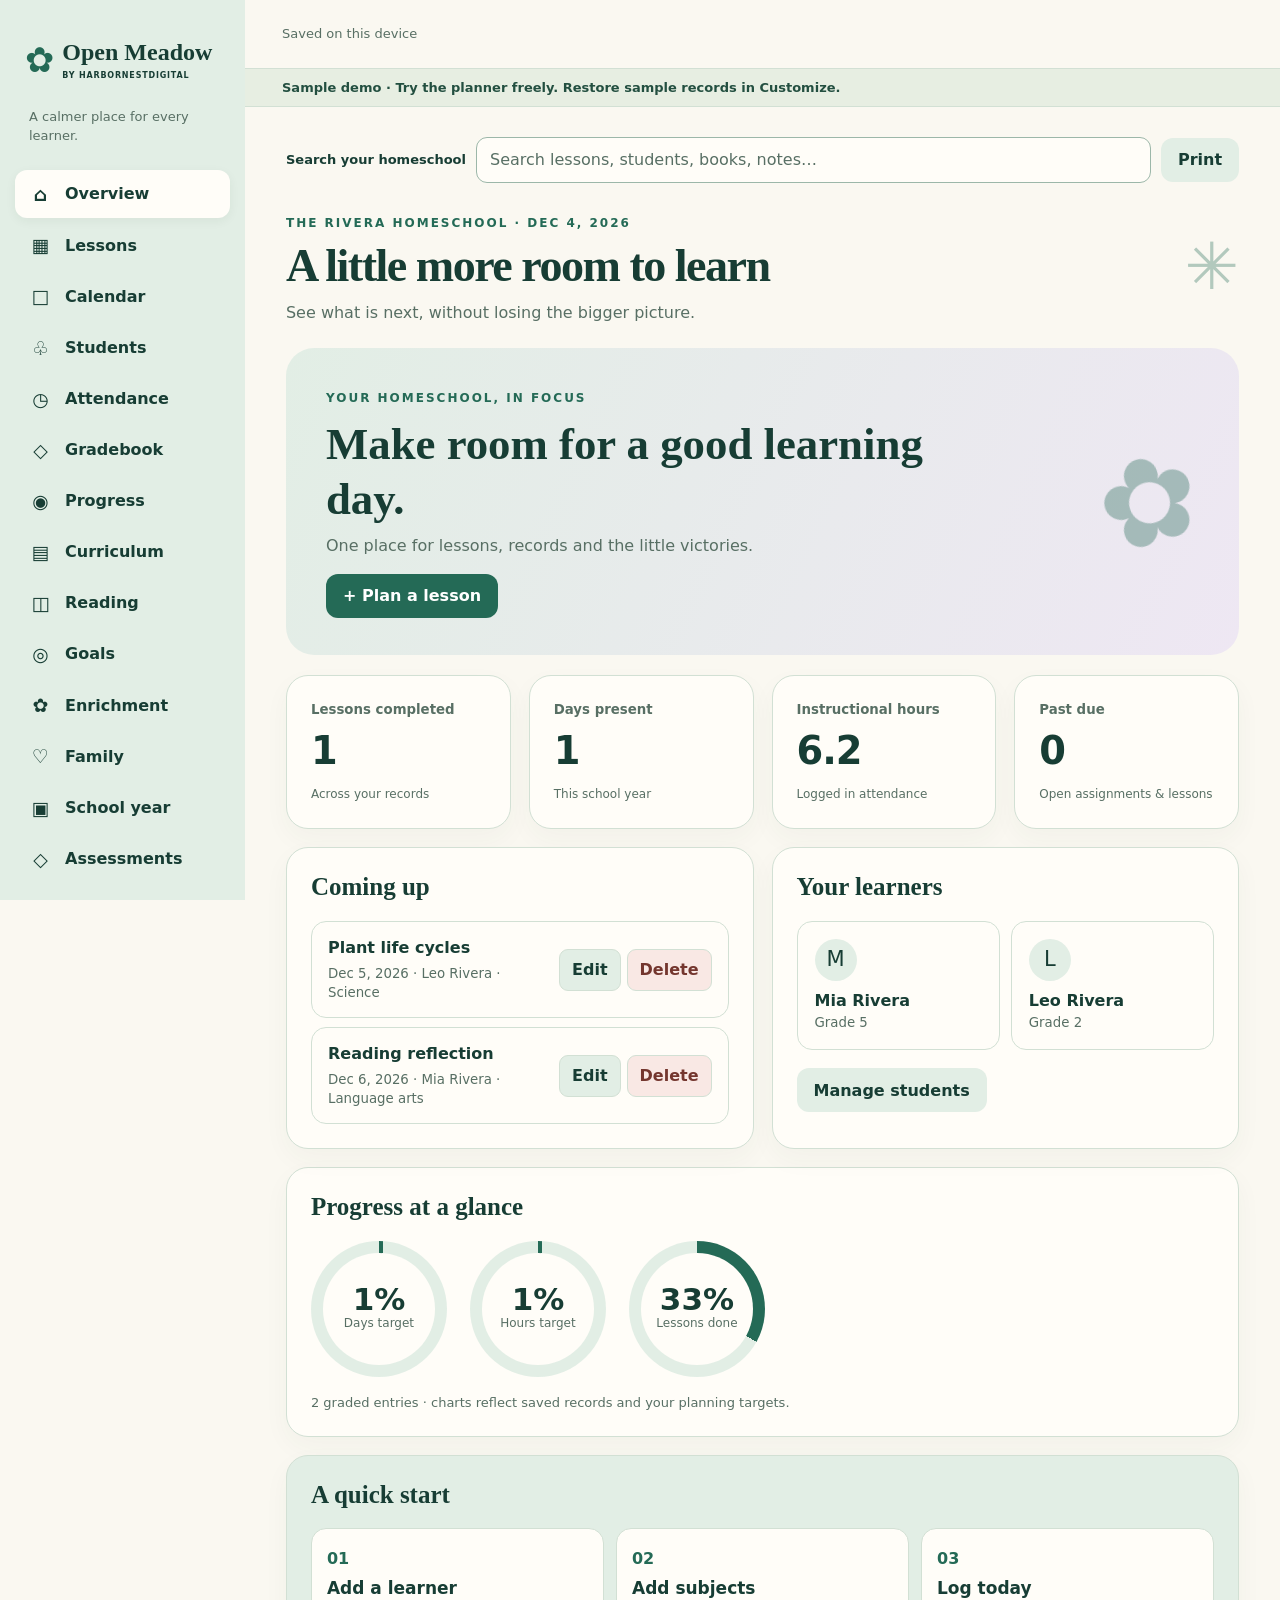
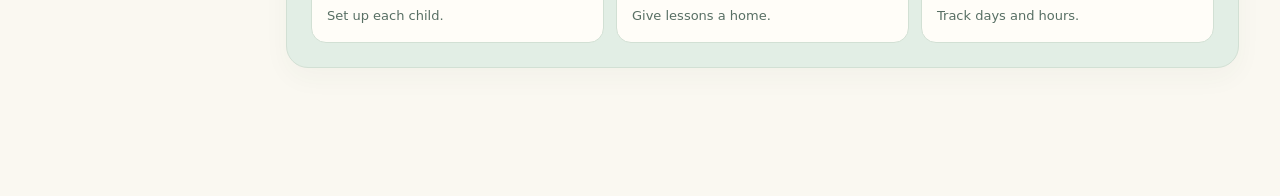
<file: index.html>
<!doctype html>
<html lang="en"><head><meta charset="utf-8"><meta name="viewport" content="width=device-width,initial-scale=1"><meta name="theme-color" content="#e2eee5"><meta name="description" content="Open Meadow, a private homeschool planning and record keeping app by HarborNestDigital."><link rel="icon" href="./icon-192.png"><link rel="apple-touch-icon" href="./icon-192.png"><link rel="manifest" href="./manifest.webmanifest"><link rel="stylesheet" href="./style.css"><title>Open Meadow · HarborNestDigital</title></head><body>
<div id="app"><div class="loading" role="status">Opening Open Meadow…</div></div>
<dialog id="mobileSections" aria-labelledby="moreTitle"><div class="dialog-head"><h2 id="moreTitle">Explore the planner</h2><button class="icon-button" type="button" data-close-menu aria-label="Close menu">×</button></div><nav class="menu-grid" aria-label="All planner sections">
<section><h3>Plan & learn</h3><button data-view="dashboard">Overview</button><button data-view="planner">Lessons</button><button data-view="calendar">Calendar</button><button data-view="assignments">Assignments</button><button data-view="year">School year</button><button data-view="family">Family events</button></section>
<section><h3>Track progress</h3><button data-view="students">Students & subjects</button><button data-view="attendance">Attendance</button><button data-view="gradebook">Gradebook</button><button data-view="progress">Student progress</button><button data-view="assessments">Assessments</button><button data-view="curriculum">Curriculum</button></section>
<section><h3>Grow & remember</h3><button data-view="reading">Reading</button><button data-view="goals">Goals</button><button data-view="projects">Projects & awards</button><button data-view="enrichment">Enrichment & portfolio</button></section>
<section><h3>Organize</h3><button data-view="compliance">Records & hours</button><button data-view="budget">Budget</button><button data-view="reports">Reports</button><button data-view="library">Notes & resources</button><button data-view="settings">Customize & backup</button></section></nav></dialog>
<dialog id="editor" aria-labelledby="dialogTitle"><form id="recordForm"><div class="dialog-head"><div><span class="eyebrow">OPEN MEADOW</span><h2 id="dialogTitle">Add a record</h2></div><button class="icon-button" type="button" id="closeDialog" aria-label="Close dialog">×</button></div><div id="formFields"></div><div class="dialog-actions"><button class="button primary" type="submit">Save record</button><button class="button secondary" type="button" id="cancelDialog">Cancel</button></div></form></dialog>
<input id="backupInput" type="file" accept=".json,application/json" hidden><script src="./app.js" defer></script></body></html>
</file>
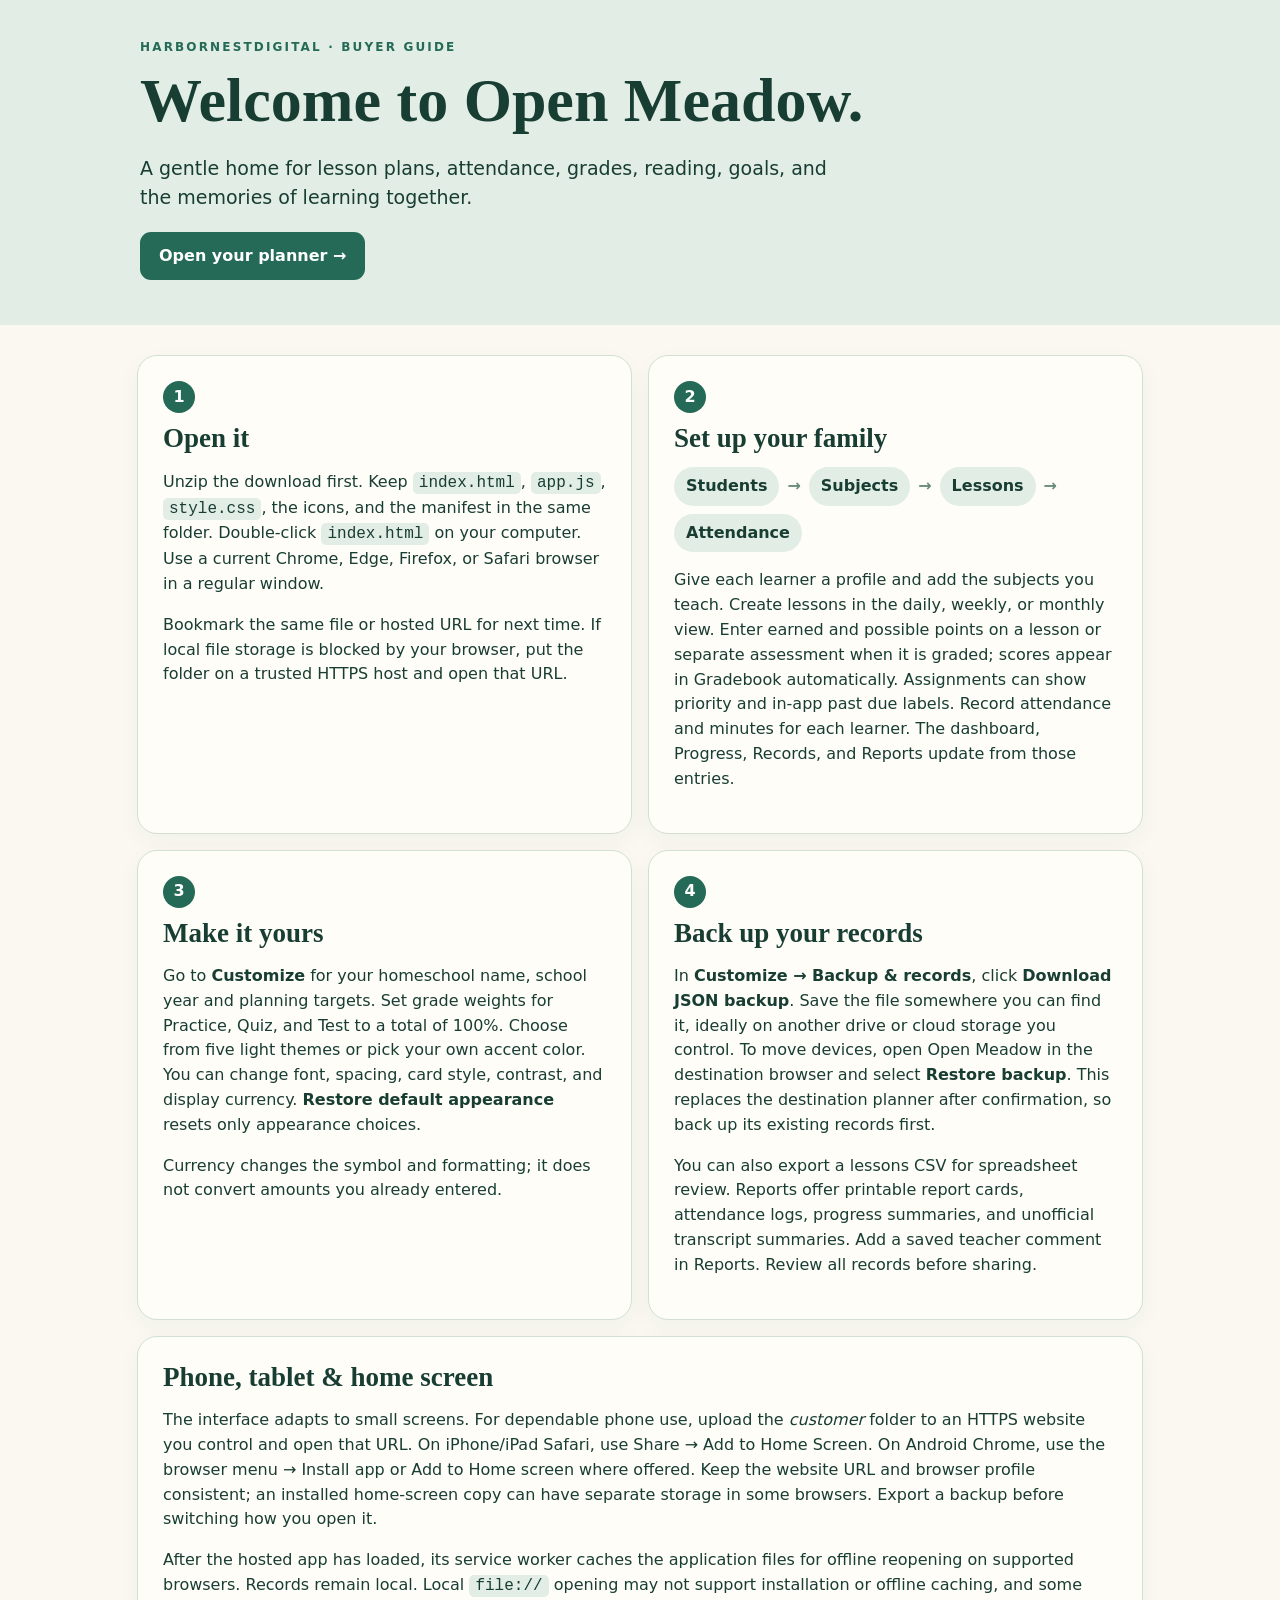
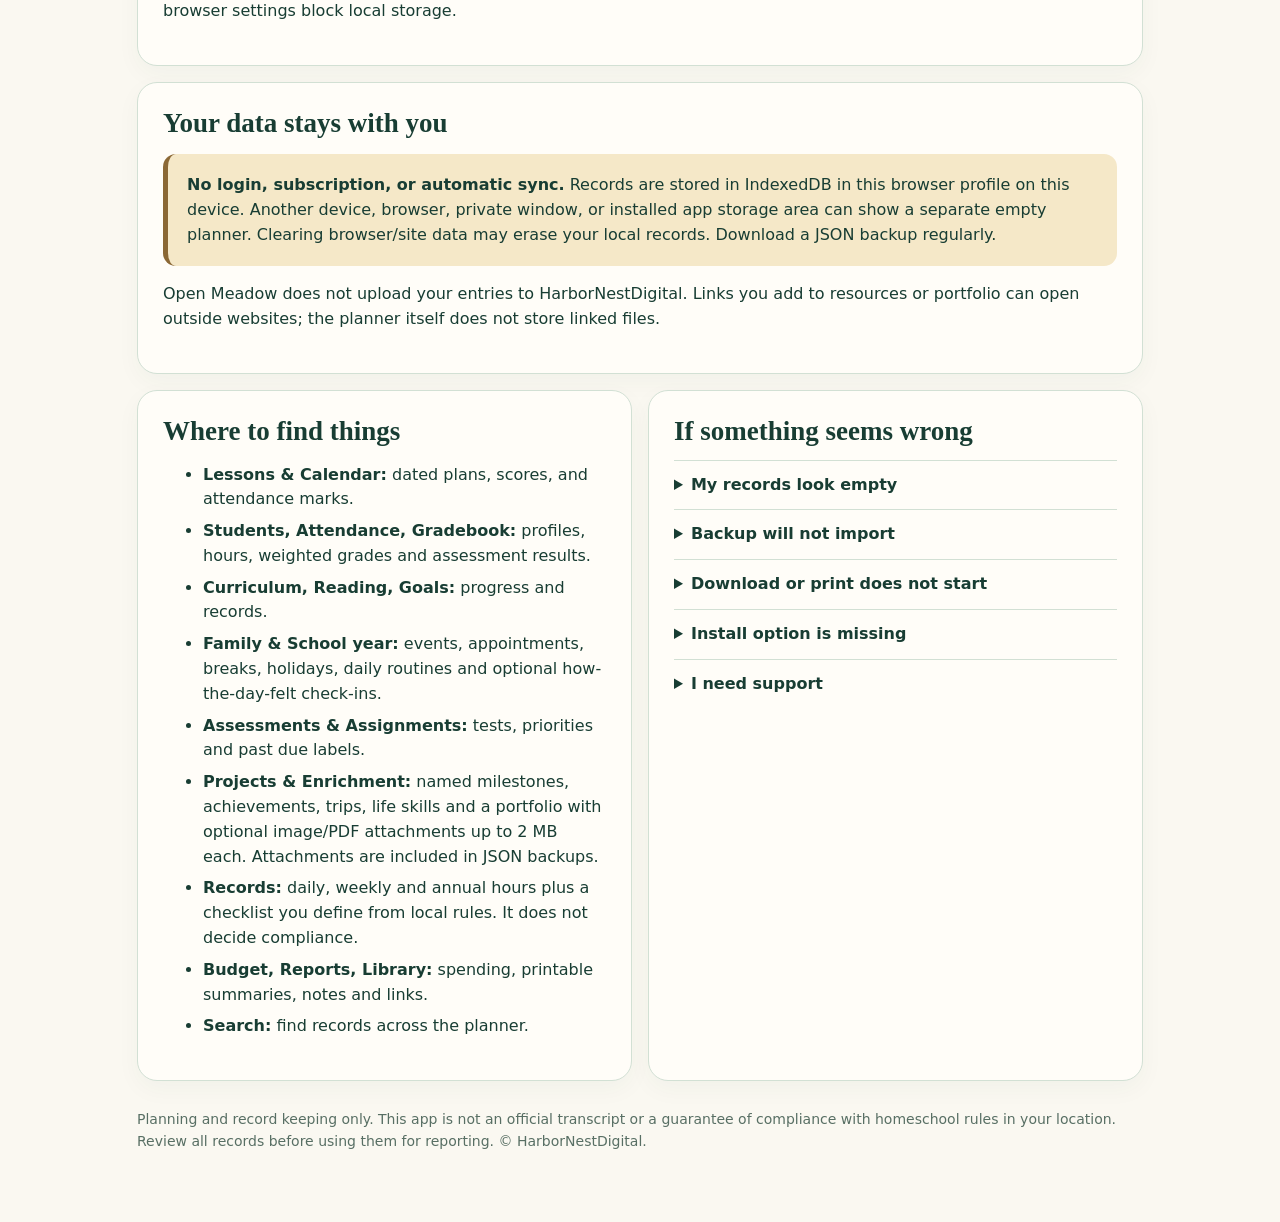
<file: README.html>
<!doctype html><html lang="en"><head><meta charset="utf-8"><meta name="viewport" content="width=device-width,initial-scale=1"><title>Start here · Open Meadow</title><style>
:root{font-family:system-ui,-apple-system,'Segoe UI',sans-serif;color:#183d33;background:#faf8f1;line-height:1.55}*{box-sizing:border-box}body{margin:0}header{background:#e2eee5;padding:38px max(22px,calc((100vw - 1000px)/2)) 45px}h1,h2{font-family:Georgia,serif;line-height:1.13}h1{font-size:clamp(38px,6vw,62px);margin:8px 0}h2{font-size:27px;margin:0 0 13px}.eyebrow{font-size:12px;font-weight:800;letter-spacing:.18em;color:#246a56}.lead{font-size:19px;max-width:700px}.wrap{max-width:1050px;margin:auto;padding:30px 22px 70px}.grid{display:grid;grid-template-columns:repeat(2,minmax(0,1fr));gap:16px}.panel{background:#fffdf8;border:1px solid #d2e0d4;border-radius:20px;padding:25px;box-shadow:0 8px 25px #2343350a}.panel.wide{grid-column:1/-1}.step{display:inline-grid;place-items:center;background:#246a56;color:white;border-radius:50%;width:32px;height:32px;font-weight:800;margin-bottom:10px}.button{display:inline-block;background:#246a56;color:white;padding:12px 19px;border-radius:11px;font-weight:800;text-decoration:none}.note{background:#f5e8c8;padding:19px;border-radius:13px;border-left:5px solid #8b6835}.path{font-family:ui-monospace,monospace;background:#e2eee5;padding:2px 6px;border-radius:5px;overflow-wrap:anywhere}.flows{display:flex;flex-wrap:wrap;gap:8px;align-items:center;font-weight:700}.flows span{background:#e2eee5;border-radius:50px;padding:7px 12px}.flows b{color:#688c77}li{margin:7px 0}details{border-top:1px solid #d2e0d4;padding:12px 0}summary{cursor:pointer;font-weight:700}footer{color:#586f64;margin-top:28px;font-size:14px}@media(max-width:700px){.grid{grid-template-columns:1fr}.panel.wide{grid-column:auto}header{padding:30px 22px}h1{font-size:41px}}
</style></head><body><header><div class="eyebrow">HARBORNESTDIGITAL · BUYER GUIDE</div><h1>Welcome to Open Meadow.</h1><p class="lead">A gentle home for lesson plans, attendance, grades, reading, goals, and the memories of learning together.</p><a class="button" href="./index.html">Open your planner →</a></header><main class="wrap"><div class="grid"><section class="panel"><div class="step">1</div><h2>Open it</h2><p>Unzip the download first. Keep <span class="path">index.html</span>, <span class="path">app.js</span>, <span class="path">style.css</span>, the icons, and the manifest in the same folder. Double-click <span class="path">index.html</span> on your computer. Use a current Chrome, Edge, Firefox, or Safari browser in a regular window.</p><p>Bookmark the same file or hosted URL for next time. If local file storage is blocked by your browser, put the folder on a trusted HTTPS host and open that URL.</p></section><section class="panel"><div class="step">2</div><h2>Set up your family</h2><div class="flows"><span>Students</span><b>→</b><span>Subjects</span><b>→</b><span>Lessons</span><b>→</b><span>Attendance</span></div><p>Give each learner a profile and add the subjects you teach. Create lessons in the daily, weekly, or monthly view. Enter earned and possible points on a lesson or separate assessment when it is graded; scores appear in Gradebook automatically. Assignments can show priority and in-app past due labels. Record attendance and minutes for each learner. The dashboard, Progress, Records, and Reports update from those entries.</p></section><section class="panel"><div class="step">3</div><h2>Make it yours</h2><p>Go to <strong>Customize</strong> for your homeschool name, school year and planning targets. Set grade weights for Practice, Quiz, and Test to a total of 100%. Choose from five light themes or pick your own accent color. You can change font, spacing, card style, contrast, and display currency. <strong>Restore default appearance</strong> resets only appearance choices.</p><p>Currency changes the symbol and formatting; it does not convert amounts you already entered.</p></section><section class="panel"><div class="step">4</div><h2>Back up your records</h2><p>In <strong>Customize → Backup & records</strong>, click <strong>Download JSON backup</strong>. Save the file somewhere you can find it, ideally on another drive or cloud storage you control. To move devices, open Open Meadow in the destination browser and select <strong>Restore backup</strong>. This replaces the destination planner after confirmation, so back up its existing records first.</p><p>You can also export a lessons CSV for spreadsheet review. Reports offer printable report cards, attendance logs, progress summaries, and unofficial transcript summaries. Add a saved teacher comment in Reports. Review all records before sharing.</p></section><section class="panel wide"><h2>Phone, tablet & home screen</h2><p>The interface adapts to small screens. For dependable phone use, upload the <em>customer</em> folder to an HTTPS website you control and open that URL. On iPhone/iPad Safari, use Share → Add to Home Screen. On Android Chrome, use the browser menu → Install app or Add to Home screen where offered. Keep the website URL and browser profile consistent; an installed home-screen copy can have separate storage in some browsers. Export a backup before switching how you open it.</p><p>After the hosted app has loaded, its service worker caches the application files for offline reopening on supported browsers. Records remain local. Local <span class="path">file://</span> opening may not support installation or offline caching, and some browser settings block local storage.</p></section><section class="panel wide"><h2>Your data stays with you</h2><p class="note"><strong>No login, subscription, or automatic sync.</strong> Records are stored in IndexedDB in this browser profile on this device. Another device, browser, private window, or installed app storage area can show a separate empty planner. Clearing browser/site data may erase your local records. Download a JSON backup regularly.</p><p>Open Meadow does not upload your entries to HarborNestDigital. Links you add to resources or portfolio can open outside websites; the planner itself does not store linked files.</p></section><section class="panel"><h2>Where to find things</h2><ul><li><strong>Lessons & Calendar:</strong> dated plans, scores, and attendance marks.</li><li><strong>Students, Attendance, Gradebook:</strong> profiles, hours, weighted grades and assessment results.</li><li><strong>Curriculum, Reading, Goals:</strong> progress and records.</li><li><strong>Family & School year:</strong> events, appointments, breaks, holidays, daily routines and optional how-the-day-felt check-ins.</li><li><strong>Assessments & Assignments:</strong> tests, priorities and past due labels.</li><li><strong>Projects & Enrichment:</strong> named milestones, achievements, trips, life skills and a portfolio with optional image/PDF attachments up to 2 MB each. Attachments are included in JSON backups.</li><li><strong>Records:</strong> daily, weekly and annual hours plus a checklist you define from local rules. It does not decide compliance.</li><li><strong>Budget, Reports, Library:</strong> spending, printable summaries, notes and links.</li><li><strong>Search:</strong> find records across the planner.</li></ul></section><section class="panel"><h2>If something seems wrong</h2><details><summary>My records look empty</summary><p>Check that you opened the same file or website in the same browser profile. Do not clear browser data. Restore your most recent JSON backup if you have one.</p></details><details><summary>Backup will not import</summary><p>Use an unedited Open Meadow JSON backup. It replaces all current records after confirmation. A CSV export is for spreadsheets and cannot be restored as a full backup.</p></details><details><summary>Download or print does not start</summary><p>Allow downloads or pop-ups for the site and try a regular browser window. For printing, use the browser print dialog and choose Save as PDF if desired.</p></details><details><summary>Install option is missing</summary><p>Open the planner from HTTPS in Safari or Chrome; local files do not qualify for browser installation. Browser menus and availability vary by version.</p></details><details><summary>I need support</summary><p>Contact HarborNestDigital through your Etsy order message with your browser and device details. Never send personal student records unless you choose to share them.</p></details></section></div><footer>Planning and record keeping only. This app is not an official transcript or a guarantee of compliance with homeschool rules in your location. Review all records before using them for reporting. © HarborNestDigital.</footer></main></body></html>
</file>
<file: style.css>
:root{--bg:#faf8f1;--paper:#fffdf8;--soft:#e2eee5;--accent:#246a56;--ink:#173d34;--muted:#586f64;--peach:#f4dfcf;--lilac:#eee7f3;--gold:#f5e8c8;--line:#d2e0d4;--pad:24px;--gap:18px;--radius:22px;--font:ui-sans-serif,system-ui,-apple-system,'Segoe UI',sans-serif;--focus:#143c30;--custom:#397b68;--custom-soft:#397b6824}
:root[data-theme=peach]{--bg:#fffaf5;--paper:#fffdf9;--soft:#f7e4d9;--accent:#85553f;--ink:#473429;--muted:#6d5a50;--line:#e9d7c8;--peach:#f5ddcf;--lilac:#f2e9ec;--gold:#f7e8cc;--focus:#493122}
:root[data-theme=lilac]{--bg:#fbf9ff;--paper:#fffefe;--soft:#eee7f5;--accent:#655188;--ink:#393151;--muted:#625d71;--line:#ded5ea;--peach:#f6e4df;--lilac:#e6ddf0;--gold:#f3ead0;--focus:#332347}
:root[data-theme=blue]{--bg:#f7fbfc;--paper:#fff;--soft:#e0eff1;--accent:#316a78;--ink:#254650;--muted:#5a727b;--line:#cfe1e5;--peach:#f4e5de;--lilac:#e9eaf2;--gold:#f5e9ca;--focus:#183e49}
:root[data-theme=sand]{--bg:#fbf8ef;--paper:#fffef8;--soft:#eae9d8;--accent:#705b3e;--ink:#433b2f;--muted:#6e675b;--line:#dddac8;--peach:#eee0d0;--lilac:#eee9e1;--gold:#f3e5ba;--focus:#42351e}
:root[data-theme=custom]{--bg:#faf9f4;--paper:#fff;--soft:var(--custom-soft);--accent:var(--custom);--ink:#18392e;--muted:#4e6559;--line:#d4e0d4;--focus:#173d32}
:root[data-font=serif]{--font:Georgia,'Times New Roman',serif}:root[data-font=rounded]{--font:'Trebuchet MS',Verdana,sans-serif}:root[data-density=compact]{--pad:15px;--gap:11px;--radius:15px}:root[data-density=spacious]{--pad:32px;--gap:26px;--radius:29px}:root[data-contrast=high]{--ink:#102c23;--muted:#294838;--accent:#13513e;--focus:#061d15}:root[data-theme=lilac][data-contrast=high]{--ink:#241932;--muted:#3b2d4b;--accent:#4d3272;--focus:#241932}:root[data-theme=peach][data-contrast=high]{--ink:#2b211b;--muted:#463025;--accent:#663820;--focus:#2b211b}:root[data-theme=blue][data-contrast=high]{--ink:#172b32;--muted:#2d444b;--accent:#1c5262;--focus:#102c36}:root[data-theme=sand][data-contrast=high]{--ink:#282117;--muted:#4b3f2c;--accent:#5e482a;--focus:#2d2317}
*{box-sizing:border-box}html{scroll-behavior:smooth}body{margin:0;background:var(--bg);color:var(--ink);font-family:var(--font);line-height:1.48}button,input,select,textarea{font:inherit}button{cursor:pointer;color:inherit}button:disabled{opacity:.5;cursor:default}:is(button,input,select,textarea,a):focus-visible{outline:3px solid var(--focus);outline-offset:3px;box-shadow:0 0 0 5px var(--paper)}a{color:var(--accent);font-weight:750;overflow-wrap:anywhere}.loading,.error-screen{padding:8vw;max-width:800px;margin:auto}
#app{display:grid;grid-template-columns:245px minmax(0,1fr);min-height:100vh}.sidebar{background:var(--soft);padding:27px 15px;display:flex;flex-direction:column;gap:12px}.brand{display:flex;align-items:center;gap:12px;padding:8px 10px}.brand-icon{font-size:35px;color:var(--accent)}.brand strong{display:block;font-family:Georgia,serif;font-size:24px;line-height:1}.brand small{display:block;font-size:10px;letter-spacing:2.2px;margin-top:6px;font-weight:800}.side-note{font-size:13px;color:var(--muted);padding:0 14px}.sidebar nav{display:grid;gap:3px}.nav-item{border:0;background:transparent;border-radius:12px;min-height:43px;text-align:left;padding:10px 13px;font-weight:700;display:flex;align-items:center;gap:12px}.nav-item span{font-size:19px;width:25px;text-align:center}.nav-item:hover,.nav-item.active{background:var(--paper);box-shadow:0 3px 11px #263f2d0e}.side-bottom{font-size:12px;color:var(--muted);margin:auto 10px 5px}.mobile-nav{display:none}.main-shell{min-width:0}.topbar{height:69px;border-bottom:1px solid var(--line);display:flex;align-items:center;justify-content:space-between;padding:0 37px;color:var(--muted);font-size:13px}.top-brand{font-family:Georgia,serif;color:var(--accent);font-size:20px;font-weight:bold;display:none}main{max-width:1500px;margin:0 auto;padding:30px clamp(18px,3.2vw,56px) 110px;min-width:0}.global-search{display:flex;gap:10px;align-items:center;margin-bottom:27px}.global-search label{font-size:13px;font-weight:800;white-space:nowrap}.global-search input{flex:1;min-width:0}.global-search input,.field input,.field select,.field textarea,.compact-select select{border:1px solid #9cb7a9;border-radius:11px;background:var(--paper);color:var(--ink);min-height:44px;padding:10px 13px;width:100%}.global-search input::placeholder{color:var(--muted)}.page-head{display:flex;justify-content:space-between;gap:20px;align-items:center;margin:0 0 24px}.eyebrow{font-size:12px;font-weight:900;letter-spacing:2px;text-transform:uppercase;color:var(--accent)}h1,h2,h3,p{margin-top:0}h1{font-family:Georgia,serif;font-size:clamp(32px,3.6vw,55px);letter-spacing:-1.5px;line-height:1.09;margin:7px 0 10px}h2{font-size:22px;line-height:1.22}h3{font-size:18px}.page-head p{color:var(--muted);margin:0}.page-mark{font-size:65px;color:var(--accent);opacity:.33}
.hero{background:linear-gradient(115deg,var(--soft),var(--lilac));border-radius:28px;padding:37px 40px;display:flex;align-items:center;justify-content:space-between;gap:20px;overflow:hidden;margin-bottom:20px}.hero h2{font-family:Georgia,serif;font-size:clamp(27px,3.5vw,49px);max-width:680px;margin:8px 0}.hero p{color:var(--muted);max-width:600px}.hero>span{font-size:120px;line-height:1;color:var(--accent);opacity:.36;transform:rotate(-18deg)}.button{border:0;border-radius:12px;padding:10px 17px;min-height:44px;font-weight:800;display:inline-flex;align-items:center;justify-content:center;gap:6px;text-decoration:none}.primary{background:var(--accent);color:#fff}.secondary{background:var(--soft);color:var(--ink)}.danger-button{background:#f8dfda;color:#7b2d24}.button:hover,.mini:hover,.icon-button:hover{filter:brightness(.96)}.stats{display:grid;grid-template-columns:repeat(4,minmax(0,1fr));gap:var(--gap);margin:0 0 var(--gap)}.stats.three{grid-template-columns:repeat(3,minmax(0,1fr))}.stats.two{grid-template-columns:repeat(2,minmax(0,1fr))}.stat{background:var(--paper);border:1px solid var(--line);border-radius:var(--radius);padding:var(--pad);min-width:0;box-shadow:0 10px 26px #274d390a}.stat small{display:block;color:var(--muted);font-weight:750}.stat strong{display:block;font-size:clamp(28px,3vw,43px);letter-spacing:-1px;line-height:1.12;margin:9px 0;overflow-wrap:anywhere}.stat span{font-size:12px;color:var(--muted)}.two-col{display:grid;grid-template-columns:repeat(2,minmax(0,1fr));gap:var(--gap);margin:var(--gap) 0}.card{background:var(--paper);border:1px solid var(--line);border-radius:var(--radius);padding:var(--pad);min-width:0;box-shadow:0 10px 27px #274d390a;margin-bottom:var(--gap)}.two-col .card{margin:0}.card h2{font-family:Georgia,serif;font-size:25px;margin-bottom:18px}.card h3{margin:22px 0 11px}.full{grid-column:1/-1}.soft-card{background:var(--soft)}:root[data-cards=outlined] .card,:root[data-cards=outlined] .stat{box-shadow:none;border:2px solid var(--accent)}.quick-grid{display:grid;grid-template-columns:repeat(3,minmax(0,1fr));gap:12px}.quick-grid button{border:1px solid var(--line);background:var(--paper);border-radius:15px;min-height:115px;padding:15px;text-align:left;color:var(--accent);font-weight:800}.quick-grid strong,.quick-grid span{display:block;color:var(--ink)}.quick-grid strong{font-size:17px;margin:5px 0}.quick-grid span{font-size:13px;color:var(--muted);font-weight:400}.student-cards{display:grid;grid-template-columns:repeat(auto-fit,minmax(140px,1fr));gap:11px;margin:8px 0 18px}.student-cards>div{border:1px solid var(--line);border-radius:15px;padding:17px}.student-cards strong,.student-cards small{display:block}.student-cards small{color:var(--muted)}.avatar{width:42px;height:42px;display:grid;place-items:center;background:var(--soft);border-radius:50%;font-size:21px;margin-bottom:8px}
.section-bar,.toolbar{display:flex;align-items:center;gap:10px;flex-wrap:wrap;margin:0 0 18px}.toolbar strong{min-width:150px;text-align:center}.icon-button{width:44px;height:44px;border:1px solid var(--line);background:var(--paper);border-radius:12px;font-size:28px;line-height:1}.compact-select{display:flex;align-items:center;gap:8px;font-weight:700;font-size:13px}.compact-select select{min-width:150px}.segments{margin-left:auto;display:flex;background:var(--soft);padding:4px;border-radius:12px}.segments button{border:0;background:transparent;padding:8px 13px;border-radius:9px;text-transform:capitalize}.segments button.active{background:var(--paper);font-weight:800}.records{display:grid;gap:9px}.record{border:1px solid var(--line);background:var(--paper);border-radius:15px;padding:14px 16px;display:flex;justify-content:space-between;gap:14px;align-items:center;min-width:0}.record-body{min-width:0;overflow-wrap:anywhere}.record-body strong{font-size:16px}.record-body small{display:block;color:var(--muted);margin-top:4px}.record-body p{margin:7px 0 0;color:var(--muted);white-space:pre-wrap}.record-top{display:flex;gap:10px;flex-wrap:wrap;align-items:center}.actions{display:flex;gap:6px;flex:none}.mini{border:1px solid var(--line);border-radius:9px;background:var(--soft);min-height:42px;padding:8px 12px;font-weight:750}.mini.danger{background:#f9e8e4;color:#74362e}.pill{display:inline-flex;border-radius:30px;background:var(--lilac);padding:4px 9px;font-size:12px;font-weight:800;margin:0 7px}.pill.done{background:var(--soft)}.subject-dot{display:inline-block;width:16px;height:16px;border-radius:50%;margin-right:12px}.empty{border:1px dashed var(--line);border-radius:16px;text-align:center;padding:26px;color:var(--muted)}.empty p{margin-bottom:12px}.help{font-size:13px;color:var(--muted);margin:16px 0 0;max-width:900px}.progress{height:12px;background:var(--soft);border-radius:30px;overflow:hidden;margin:13px 0 5px}.progress i{display:block;background:var(--accent);height:100%;border-radius:30px}.grade-grid{display:grid;grid-template-columns:repeat(auto-fit,minmax(190px,1fr));gap:10px}.grade-tile{border:1px solid var(--line);border-radius:14px;padding:15px}.grade-tile small,.grade-tile span{display:block;color:var(--muted)}.grade-tile strong{display:block;font-size:29px}.grade-chip{font-weight:900;color:var(--accent)}
.calendar{display:grid;grid-template-columns:repeat(7,minmax(0,1fr));gap:5px}.calendar>b{text-align:center;color:var(--muted);font-size:12px}.cal-day,.cal-empty{min-height:110px;border:1px solid var(--line);border-radius:11px;padding:9px;background:var(--paper);text-align:left;min-width:0}.cal-day.today{outline:2px solid var(--accent)}.cal-day strong{display:block}.cal-day small{display:block;color:var(--muted);font-size:11px;line-height:1.2}.cal-day i{color:var(--accent);font-size:10px}.cal-empty{background:var(--bg);border-style:dashed}
.report-sheet{background:var(--paper);border:1px solid var(--line);border-radius:var(--radius);padding:clamp(19px,4vw,55px);box-shadow:0 12px 25px #254e3909}.report-title{display:flex;justify-content:space-between;align-items:center;border-bottom:2px solid var(--accent);padding-bottom:14px}.report-title h2{font-family:Georgia,serif;font-size:38px;margin:5px 0}.report-title p{color:var(--muted);margin:0}.report-title>span{font-size:60px;color:var(--accent)}.report-metrics{display:grid;grid-template-columns:repeat(4,minmax(0,1fr));gap:10px;margin:25px 0}.report-metrics>div{padding:16px;background:var(--soft);border-radius:12px}.report-metrics small,.report-metrics span{display:block;color:var(--muted)}.report-metrics strong{display:block;font-size:25px}.report-sheet h3{margin:27px 0 10px}.report-row{display:grid;grid-template-columns:2fr 1fr 1fr .6fr;border-bottom:1px solid var(--line);padding:11px 6px;gap:5px}.report-row.head{font-weight:900;background:var(--soft)}.writing-lines{height:100px;background:repeating-linear-gradient(transparent 0 31px,var(--line) 32px,transparent 33px)}.report-comment small{color:var(--muted)}
.settings-grid{display:grid;grid-template-columns:repeat(auto-fit,minmax(145px,1fr));gap:11px}.field{display:grid;gap:7px;font-size:13px;font-weight:800;color:var(--ink);margin:13px 0}.field textarea{min-height:95px;resize:vertical}.theme-grid{display:grid;grid-template-columns:repeat(3,minmax(0,1fr));gap:7px}.theme-option{min-height:75px;border:2px solid transparent;border-radius:12px;background:var(--bg);font-weight:750;padding:8px}.theme-option.selected{border-color:var(--accent)}.theme-swatch{display:block;height:25px;border-radius:6px;background:#e2eee5;margin-bottom:4px}.theme-swatch.peach{background:#f7e4d9}.theme-swatch.lilac{background:#eee7f5}.theme-swatch.blue{background:#e0eff1}.theme-swatch.sand{background:#eae9d8}.theme-swatch.custom{background:var(--custom)}.settings-actions{display:flex;flex-wrap:wrap;gap:8px}.global-search .button{white-space:nowrap}
dialog{width:min(650px,calc(100vw - 20px));max-height:90dvh;overflow:auto;border:1px solid var(--line);border-radius:22px;background:var(--paper);color:var(--ink);padding:23px;box-shadow:0 30px 85px #123c3666}dialog::backdrop{background:#123c3480}.dialog-head{display:flex;justify-content:space-between;align-items:start}.dialog-head h2{font-family:Georgia,serif;font-size:29px;margin:5px 0}.dialog-actions{display:flex;gap:9px;margin-top:22px}#formFields{display:grid;grid-template-columns:repeat(2,minmax(0,1fr));gap:0 13px}#formFields .field:has(textarea){grid-column:1/-1}
@media(max-width:1100px){#app{grid-template-columns:205px minmax(0,1fr)}.sidebar{padding:15px 7px}.stats{grid-template-columns:repeat(2,minmax(0,1fr))}.report-metrics{grid-template-columns:repeat(2,minmax(0,1fr))}}
@media(max-width:760px){#app{display:block}.sidebar{display:none}.topbar{height:55px;padding:0 15px}.top-brand{display:block}main{padding:19px 14px 105px}.global-search{flex-wrap:wrap;margin-bottom:21px}.global-search label{width:100%}.global-search input{min-width:150px}.page-head{align-items:start}.page-mark{font-size:40px}.two-col{grid-template-columns:1fr}.stats,.stats.three,.stats.two{grid-template-columns:repeat(2,minmax(0,1fr));gap:9px}.stat{padding:15px}.stat strong{font-size:29px}.hero{padding:24px}.hero>span{font-size:60px}.quick-grid{grid-template-columns:1fr}.quick-grid button{min-height:80px}.mobile-nav{display:flex;position:fixed;left:0;right:0;bottom:0;z-index:10;overflow-x:auto;background:var(--soft);padding:7px 8px max(7px,env(safe-area-inset-bottom));gap:3px;box-shadow:0 -7px 21px #143c3026;scrollbar-width:thin}.mobile-nav .nav-item{display:grid;justify-items:center;flex:0 0 auto;min-width:72px;min-height:58px;padding:7px 5px;text-align:center;font-size:12px;gap:0}.mobile-nav .nav-item span{font-size:20px}.mobile-nav small{font-size:10px}.record{align-items:start;flex-direction:column}.actions{width:100%}.calendar{gap:2px}.cal-day,.cal-empty{min-height:73px;padding:5px}.cal-day small{font-size:9px}.toolbar strong{min-width:110px}.segments{margin-left:0}.report-row{font-size:12px}.report-title>span{display:none}.report-metrics{gap:6px}.report-metrics>div{padding:10px}.report-metrics strong{font-size:20px}#formFields{grid-template-columns:1fr}}
@media(max-width:390px){.stats,.stats.three,.stats.two{grid-template-columns:1fr 1fr}.stat small{font-size:11px}.cal-day small{font-size:8px}.global-search .button{padding:9px}.page-head h1{font-size:31px}.report-metrics{grid-template-columns:1fr 1fr}}
@media print{body{background:#fff;color:#111}#app{display:block}.sidebar,.mobile-nav,.topbar,.global-search,.page-head,.section-bar,.toolbar,.button,.actions,.help,.record .mini{display:none!important}main{padding:0;max-width:none}.card,.report-sheet{box-shadow:none;break-inside:avoid;border:1px solid #aaa}.report-sheet{border:0;padding:0}.report-title,.report-row{border-color:#777}.report-metrics>div{background:#eee}.report-sheet h2{color:#111}dialog{display:none}}
.demo-banner{margin:0;padding:9px 37px;background:#e7eee2;color:#234f40;border-bottom:1px solid var(--line);font-size:13px;font-weight:700}
@media(max-width:760px){.demo-banner{padding:8px 15px;font-size:11px}}
@media print{.demo-banner{display:none}}
/* Added learning records and report views */
.stat-rings{display:flex;flex-wrap:wrap;gap:23px;align-items:center}.ring{--pct:0;width:136px;height:136px;border-radius:50%;background:conic-gradient(var(--accent) calc(var(--pct)*1%),var(--soft) 0);display:flex;flex-direction:column;align-items:center;justify-content:center;position:relative;isolation:isolate;text-align:center}.ring:before{content:"";position:absolute;inset:12px;border-radius:50%;background:var(--paper);z-index:-1}.ring strong{font-size:31px;line-height:1}.ring small{font-size:12px;color:var(--muted)}.metric-line{padding:13px 0;border-bottom:1px solid var(--line)}.metric-line>div:first-child{display:flex;justify-content:space-between;gap:12px}.metric-line span{color:var(--muted)}.metric-line .progress{margin-top:9px}.report-modes{display:flex;gap:6px;flex-wrap:wrap;margin:5px 0 19px}.report-modes button{border:1px solid var(--line);background:var(--paper);padding:10px 15px;border-radius:11px;font-weight:700;min-height:44px}.report-modes button.active{background:var(--accent);color:white;border-color:var(--accent)}.cal-dots{display:flex;gap:4px;flex-wrap:wrap;margin-top:5px}.cal-dots i,.key{width:10px;height:10px;border-radius:50%;display:inline-block;flex:none}.key{vertical-align:middle;margin:0 4px 0 9px}.lesson-dot{background:#438c70}.test-dot{background:#9a77bd}.event-dot{background:#d79478}.trip-dot{background:#bd9854}.break-dot{background:#668aad}.cal-day small{overflow:hidden;text-overflow:ellipsis;white-space:nowrap}.pill.late{background:#ffe2d4;color:#723b24}.record-body{min-width:0}.record-body p{overflow-wrap:anywhere}
@media(max-width:760px){.ring{width:108px;height:108px}.ring strong{font-size:24px}.stat-rings{gap:11px}.cal-dots i{width:7px;height:7px}.report-modes{overflow-x:auto;flex-wrap:nowrap}.report-modes button{white-space:nowrap}.calendar .cal-day{overflow:hidden}.calendar .cal-day small{max-width:100%}}
@media print{.report-modes,.demo-banner{display:none!important}.ring{print-color-adjust:exact}.cal-dots{print-color-adjust:exact}}
.brand small{font-size:8px;letter-spacing:.8px;white-space:nowrap}.brand{gap:8px}
@media(max-width:1100px){.brand small{font-size:7px;letter-spacing:.35px}}
@media(min-width:761px){.sidebar{position:sticky;top:0;height:100dvh;overflow-y:auto;scrollbar-width:thin}}
#mobileSections{width:min(680px,calc(100vw - 24px));max-height:85dvh;padding:24px}#mobileSections .dialog-head{align-items:center}.menu-grid{display:grid;grid-template-columns:repeat(2,minmax(0,1fr));gap:16px}.menu-grid section{border:1px solid var(--line);border-radius:17px;background:var(--bg);padding:13px}.menu-grid h3{font-family:Georgia,serif;margin:3px 6px 9px}.menu-grid button{display:block;width:100%;min-height:42px;text-align:left;border:0;border-radius:10px;background:transparent;font-weight:700;padding:8px 10px}.menu-grid button:hover,.menu-grid button:focus-visible{background:var(--soft)}
@media(max-width:760px){.mobile-nav{justify-content:space-around;overflow:visible;gap:1px}.mobile-nav .nav-item{flex:1 1 20%;min-width:0;padding:5px 2px}.mobile-nav .nav-item span{width:auto}.mobile-nav small{font-size:10px}.menu-grid{grid-template-columns:1fr}.menu-grid section{padding:10px}.menu-grid h3{font-size:17px}}
@media print{#mobileSections{display:none}}
@media(max-width:760px){.report-modes{display:grid;grid-template-columns:repeat(2,minmax(0,1fr));overflow:visible}.report-modes button{white-space:normal;text-align:center}.report-modes button{font-size:13px}}
.award-badge{display:inline-grid;place-items:center;background:var(--gold);color:#78582b;border:2px solid #d8b76c;border-radius:50%;width:38px;height:38px;margin-right:9px;font-size:21px;vertical-align:middle}
</file>
